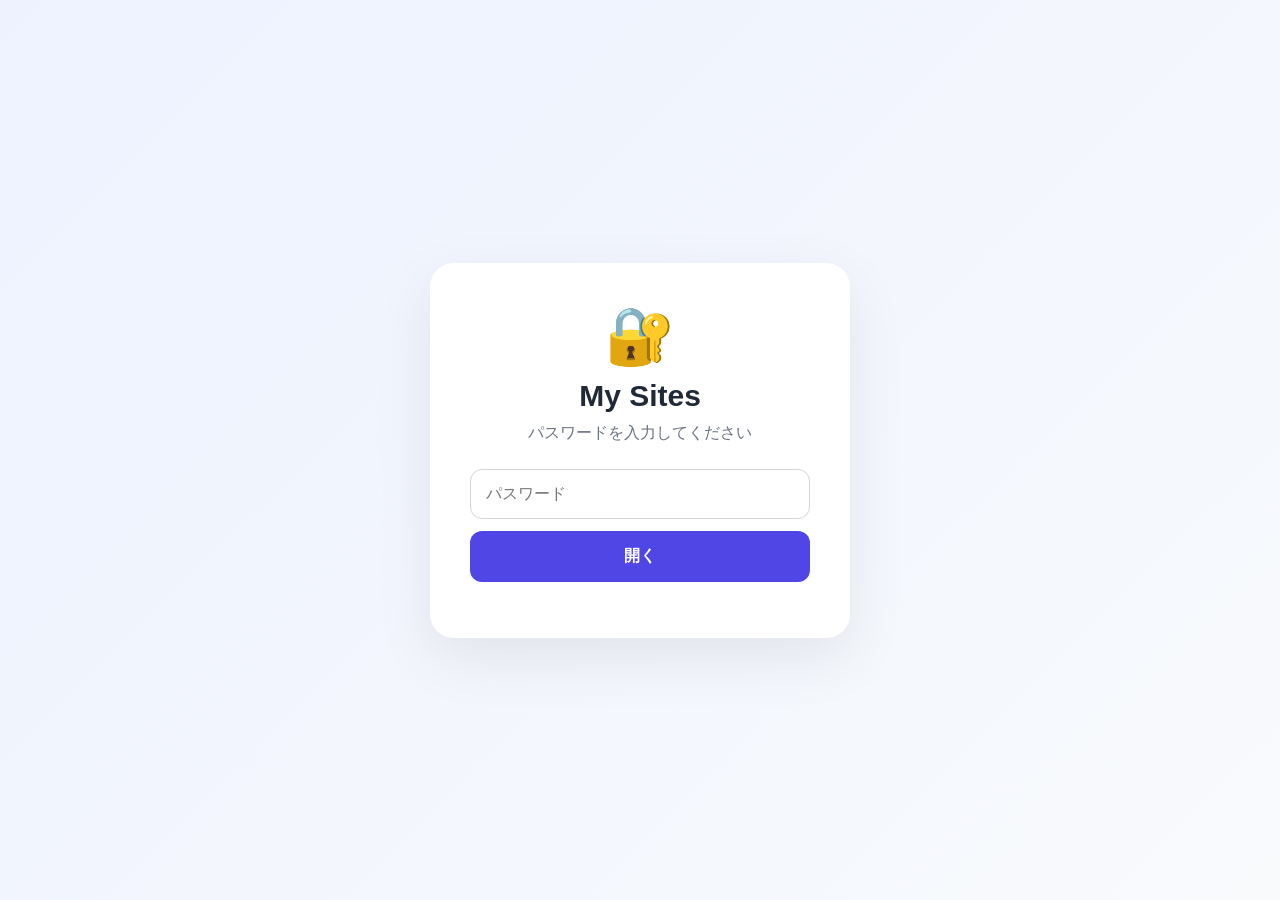
<file: index.html>
<!doctype html>
<html lang="ja">
  <head>
    <meta charset="UTF-8" />

    <meta name="viewport" content="width=device-width, initial-scale=1.0" />

    <title>My Sites</title>

    <link rel="stylesheet" href="style.css" />
  </head>

  <body>
    <!-- =========================
         ログイン画面
    ========================== -->

    <main id="loginScreen" class="screen">
      <div class="login-card">
        <div class="lock-icon">🔐</div>

        <h1>My Sites</h1>

        <p class="subtitle">パスワードを入力してください</p>

        <form id="loginForm">
          <input
            id="passwordInput"
            type="password"
            placeholder="パスワード"
            autocomplete="current-password"
            required
          />

          <button type="submit">開く</button>
        </form>

        <p id="loginMessage" class="message"></p>
      </div>
    </main>

    <!-- =========================
         サイト一覧
    ========================== -->

    <main id="siteScreen" class="screen hidden">
      <header class="header">
        <div>
          <h1>🌐 My Sites</h1>

          <p>サイト一覧</p>
        </div>

        <button id="logoutButton" class="logout-button">🔒 ロック</button>
      </header>

      <section id="siteList" class="site-list"></section>

      <p id="siteMessage" class="message"></p>
    </main>

    <script src="script.js"></script>
  </body>
</html>
</file>
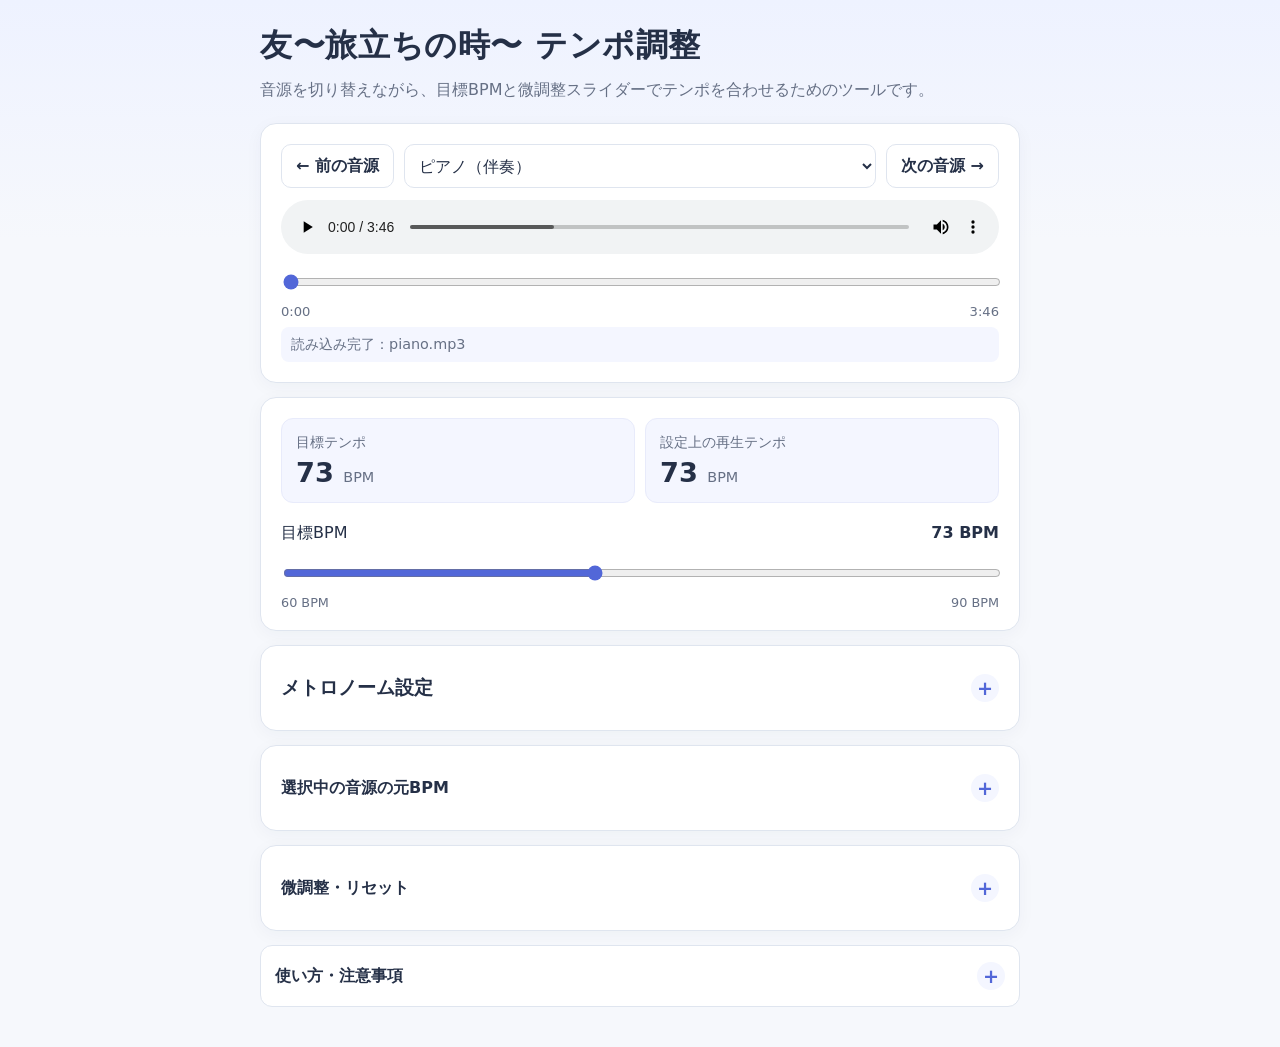
<file: chorus/index.html>
<!doctype html>
<html lang="ja">
  <head>
    <meta charset="UTF-8" />
    <meta name="viewport" content="width=device-width, initial-scale=1" />
    <title>友〜旅立ちの時〜 テンポ調整</title>
    <style>
      :root {
        color-scheme: light;
        --ink: #253047;
        --muted: #667085;
        --line: #dfe5ef;
        --accent: #5267d8;
        --soft: #f4f6ff;
      }
      * {
        box-sizing: border-box;
      }
      body {
        margin: 0;
        padding: 24px 14px 40px;
        background: #f6f8fc;
        color: var(--ink);
        font-family:
          system-ui,
          -apple-system,
          "Hiragino Kaku Gothic ProN",
          Meiryo,
          sans-serif;
      }
      main {
        max-width: 760px;
        margin: 0 auto;
      }
      h1 {
        font-size: clamp(1.35rem, 4vw, 2rem);
        margin: 0 0 8px;
      }
      .intro {
        color: var(--muted);
        line-height: 1.7;
        margin: 0 0 20px;
      }
      section {
        background: white;
        border: 1px solid var(--line);
        border-radius: 16px;
        padding: 18px;
        margin: 14px 0;
        box-shadow: 0 4px 18px #2530470a;
      }
      .row {
        display: flex;
        align-items: center;
        gap: 10px;
        flex-wrap: wrap;
      }
      button,
      select,
      input[type="number"] {
        font: inherit;
      }
      button {
        border: 1px solid var(--line);
        border-radius: 10px;
        padding: 10px 14px;
        background: white;
        cursor: pointer;
        color: var(--ink);
      }
      button.primary {
        background: var(--accent);
        border-color: var(--accent);
        color: white;
      }
      select {
        min-width: 180px;
        flex: 1;
        padding: 10px;
        border: 1px solid var(--line);
        border-radius: 10px;
        background: white;
        color: var(--ink);
      }
      audio {
        width: 100%;
        margin: 12px 0 2px;
      }
      .metric {
        display: grid;
        grid-template-columns: repeat(2, minmax(0, 1fr));
        gap: 10px;
      }
      .metric > div {
        background: var(--soft);
        padding: 14px;
        border-radius: 12px;
      }
      .label {
        display: block;
        font-size: 0.9rem;
        color: var(--muted);
        margin-bottom: 5px;
      }
      .big {
        font-size: 1.7rem;
        font-weight: 750;
        font-variant-numeric: tabular-nums;
      }
      .unit {
        font-size: 0.9rem;
        font-weight: 500;
        color: var(--muted);
      }
      .control-head {
        display: flex;
        justify-content: space-between;
        gap: 10px;
        align-items: baseline;
        margin-bottom: 8px;
      }
      input[type="range"] {
        width: 100%;
        accent-color: var(--accent);
        cursor: pointer;
      }
      .range-ends {
        display: flex;
        justify-content: space-between;
        font-size: 0.8rem;
        color: var(--muted);
      }
      .number-wrap {
        display: flex;
        align-items: center;
        gap: 8px;
        margin-top: 10px;
      }
      input[type="number"] {
        width: 100px;
        padding: 8px;
        border: 1px solid var(--line);
        border-radius: 8px;
      }
      .note {
        background: #fff8e7;
        border: 1px solid #f3dfaa;
        color: #684d13;
        padding: 12px 14px;
        border-radius: 10px;
        line-height: 1.65;
        font-size: 0.9rem;
      }
      .status {
        color: var(--muted);
        font-size: 0.9rem;
        min-height: 1.4em;
        margin-top: 8px;
      }
      body {
        background: linear-gradient(180deg, #eef2ff 0, #f6f8fc 240px);
      }
      h1 {
        letter-spacing: 0.02em;
      }
      section {
        padding: 20px;
        transition: box-shadow 0.2s ease;
      }
      section:focus-within {
        box-shadow: 0 6px 22px #25304712;
      }
      button,
      select,
      input[type="number"] {
        min-height: 44px;
      }
      button {
        font-weight: 600;
        transition:
          background-color 0.15s ease,
          border-color 0.15s ease,
          transform 0.15s ease;
      }
      button:hover {
        background: #f4f6ff;
        border-color: #c5ccef;
      }
      button:active {
        transform: translateY(1px);
      }
      button:focus-visible,
      select:focus-visible,
      input:focus-visible {
        outline: 3px solid #5267d855;
        outline-offset: 2px;
      }
      audio {
        display: block;
      }
      .seek-control {
        margin-top: 8px;
      }
      .seek-control input {
        width: 100%;
        accent-color: var(--accent);
        cursor: pointer;
      }
      .seek-control input:disabled {
        cursor: not-allowed;
        opacity: 0.55;
      }
      .seek-times {
        display: flex;
        justify-content: space-between;
        color: var(--muted);
        font-size: 0.82rem;
        font-variant-numeric: tabular-nums;
      }
      .metric > div {
        border: 1px solid #e8ebfb;
      }
      .control-head {
        line-height: 1.5;
      }
      input[type="range"] {
        min-height: 36px;
        touch-action: pan-y;
      }
      input[type="number"] {
        background: white;
        color: var(--ink);
      }
      #status {
        padding: 8px 10px;
        border-radius: 8px;
        background: var(--soft);
      }
      .metronome-controls {
        display: flex;
        align-items: center;
        gap: 16px;
        flex-wrap: wrap;
      }
      .metro-tempo {
        margin: 18px 0;
      }
      .sync-option {
        display: flex;
        align-items: center;
        gap: 8px;
        margin-top: 10px;
        color: var(--muted);
      }
      .sync-option input {
        width: 18px;
        height: 18px;
        accent-color: var(--accent);
      }
      .meter-pattern {
        margin-top: 18px;
      }
      .meter-pattern .number-wrap {
        margin-top: 8px;
      }
      #meterPattern {
        width: 130px;
        min-height: 44px;
        padding: 8px 10px;
        border: 1px solid var(--line);
        border-radius: 8px;
        color: var(--ink);
        font: inherit;
      }
      .meter-preview {
        display: flex;
        align-items: flex-end;
        flex-wrap: wrap;
        gap: 12px;
        margin-top: 16px;
      }
      .bar-group {
        padding: 7px 9px 9px;
        border: 1px solid var(--line);
        border-radius: 12px;
        background: #f8f9ff;
      }
      .bar-label {
        display: block;
        margin-bottom: 6px;
        color: var(--muted);
        font-size: 0.72rem;
        text-align: center;
      }
      .bar-beats {
        display: flex;
        gap: 6px;
      }
      #startMetronome {
        min-width: 150px;
        background: var(--accent);
        border-color: var(--accent);
        color: white;
      }
      #startMetronome:hover {
        background: #4054c2;
        border-color: #4054c2;
      }
      .beat-count {
        display: flex;
        gap: 8px;
      }
      .beat-count span {
        display: grid;
        width: 42px;
        height: 42px;
        place-items: center;
        border: 1px solid var(--line);
        border-radius: 50%;
        background: #fff;
        color: var(--muted);
        font-size: 1.1rem;
        font-weight: 700;
        font-variant-numeric: tabular-nums;
        transition:
          background-color 0.08s ease,
          color 0.08s ease,
          transform 0.08s ease;
      }
      .beat-count span.active {
        transform: scale(1.12);
        border-color: var(--accent);
        background: var(--accent);
        color: white;
      }
      .beat-count span.bar-first-beat.active {
        border-color: #e58b2a;
        background: #e58b2a;
      }
      details summary {
        display: flex;
        min-height: 44px;
        align-items: center;
        justify-content: space-between;
        gap: 12px;
        cursor: pointer;
        font-weight: 650;
        list-style: none;
      }
      .metronome-details > summary {
        font-size: 1.2rem;
      }
      details summary::-webkit-details-marker {
        display: none;
      }
      details summary::after {
        content: "+";
        display: grid;
        width: 28px;
        height: 28px;
        flex: 0 0 28px;
        place-items: center;
        border-radius: 50%;
        background: var(--soft);
        color: var(--accent);
        font-size: 1.2rem;
      }
      details[open] summary::after {
        content: "−";
      }
      details summary:focus-visible {
        outline: 3px solid #5267d855;
        outline-offset: 3px;
        border-radius: 6px;
      }
      .details-content {
        padding-top: 12px;
      }
      .note-details {
        margin-top: 14px;
        padding: 8px 14px;
        border: 1px solid var(--line);
        border-radius: 12px;
        background: white;
      }
      .note-details .note {
        margin-bottom: 8px;
      }
      @media (prefers-reduced-motion: reduce) {
        *,
        *::before,
        *::after {
          scroll-behavior: auto !important;
          transition: none !important;
        }
      }
      @media (max-width: 480px) {
        section {
          padding: 14px;
        }
        .metric {
          grid-template-columns: 1fr;
        }
        .big {
          font-size: 1.4rem;
        }
        section:first-of-type .row {
          display: grid;
          grid-template-columns: 1fr 1fr;
          grid-template-areas:
            "select select"
            "previous next";
        }
        #trackSelect {
          grid-area: select;
          width: 100%;
        }
        #previousTrack {
          grid-area: previous;
        }
        #nextTrack {
          grid-area: next;
        }
        .control-head {
          align-items: flex-start;
        }
      }
    </style>
  </head>
  <body>
    <main>
      <h1>友〜旅立ちの時〜 テンポ調整</h1>
      <p class="intro">
        音源を切り替えながら、目標BPMと微調整スライダーでテンポを合わせるためのツールです。
      </p>

      <section>
        <div class="row">
          <button id="previousTrack" type="button">← 前の音源</button>
          <select id="trackSelect" aria-label="音源を選択">
            <option value="piano.mp3" data-native-bpm="86">
              ピアノ（伴奏）
            </option>
            <option value="soprano.mp3" data-native-bpm="83">ソプラノ</option>
            <option value="alto.mp3" data-native-bpm="83">アルト</option>
            <option value="boys.mp3" data-native-bpm="83">男声</option>
            <option value="all.mp3" data-native-bpm="81">全体</option>
            <option value="anatahe_all.mp3" data-native-bpm="80">あなたへ全体</option>
            <option value="anatahe_boys.mp3" data-native-bpm="80">あなたへ男声</option>
          </select>
          <button id="nextTrack" type="button">次の音源 →</button>
        </div>
        <audio id="myAudio" src="piano.mp3" controls preload="metadata"></audio>
        <div class="seek-control">
          <input
            id="seekSlider"
            type="range"
            min="0"
            max="1000"
            value="0"
            aria-label="再生位置"
            aria-valuetext="0:00 / 0:00"
            disabled
          />
          <div class="seek-times" aria-hidden="true">
            <span id="currentTimeText">0:00</span>
            <span id="durationText">0:00</span>
          </div>
        </div>
        <div id="status" class="status" role="status">
          音源を読み込んでいます。
        </div>
      </section>

      <section>
        <div class="metric">
          <div>
            <span class="label">目標テンポ</span
            ><span class="big"
              ><span id="targetBpmText">73</span>
              <span class="unit">BPM</span></span
            >
          </div>
          <div>
            <span class="label">設定上の再生テンポ</span
            ><span class="big"
              ><span id="currentBpm">73</span>
              <span class="unit">BPM</span></span
            >
          </div>
        </div>
        <div style="margin-top: 18px">
          <div class="control-head">
            <label for="targetSlider">目標BPM</label
            ><strong><span id="targetSliderValue">73</span> BPM</strong>
          </div>
          <input
            id="targetSlider"
            type="range"
            min="60"
            max="90"
            step="1"
            value="73"
          />
          <div class="range-ends"><span>60 BPM</span><span>90 BPM</span></div>
        </div>
      </section>

      <section>
        <details class="metronome-details">
          <summary id="metronomeTitle">メトロノーム設定</summary>
          <div class="details-content">
            <div class="metronome-controls">
              <button id="startMetronome" type="button" aria-pressed="false">
                メトロノーム開始
              </button>
            </div>
            <div class="metro-tempo">
              <div class="control-head">
                <label for="metronomeTempo">メトロノームの速さ</label>
                <strong><span id="metronomeTempoValue">73</span> BPM</strong>
              </div>
              <input
                id="metronomeTempo"
                type="range"
                min="40"
                max="180"
                step="1"
                value="73"
              />
              <div class="range-ends">
                <span>40 BPM</span><span>180 BPM</span>
              </div>
              <label class="sync-option" for="followSongTempo">
                <input id="followSongTempo" type="checkbox" checked />
                曲のテンポに連動
              </label>
            </div>
            <div class="meter-pattern">
              <label for="meterPattern"><strong>小節ごとの拍数</strong></label>
              <p class="status">
                例：4,2,4 →「1・2・3・4／1・2／1・2・3・4」を繰り返します。
              </p>
              <div class="number-wrap">
                <input
                  id="meterPattern"
                  type="text"
                  value="4,2,4"
                  inputmode="numeric"
                  aria-label="小節ごとの拍数"
                />
                <button id="applyMeterPattern" type="button">
                  リズムを適用
                </button>
              </div>
            </div>
            <div
              id="meterPreview"
              class="meter-preview"
              aria-label="設定した小節と拍の並び"
            ></div>
            <p
              id="metronomeStatus"
              class="status"
              role="status"
              aria-live="polite"
            >
              1拍目を強く鳴らします。
            </p>
          </div>
        </details>
      </section>

      <section>
        <details>
          <summary>選択中の音源の元BPM</summary>
          <div class="details-content">
            <div class="control-head">
              <span>設定済みの元BPM</span>
              <strong><span id="nativeBpmLabel">82</span> BPM</strong>
            </div>
            <p class="status">
              元BPMを変更する場合は、音源一覧の各項目にある
              <code>data-native-bpm</code> の値を編集してください。
            </p>
          </div>
        </details>
      </section>

      <section>
        <details>
          <summary>微調整・リセット</summary>
          <div class="details-content">
            <div class="control-head">
              <label for="fineSlider">微調整（目標BPMに対する倍率）</label
              ><strong><span id="fineValue">1.00</span> 倍</strong>
            </div>
            <input
              id="fineSlider"
              type="range"
              min="0.85"
              max="1.15"
              step="0.005"
              value="1"
            />
            <div class="range-ends">
              <span>少し遅く</span><span>少し速く</span>
            </div>
            <div class="row" style="margin-top: 12px">
              <button id="resetFine" type="button">微調整をリセット</button>
            </div>
          </div>
        </details>
      </section>

      <details class="note-details">
        <summary>使い方・注意事項</summary>
        <p class="note">
          <strong>大事：</strong
          >このツールは入力した「元BPM」をもとに再生速度を計算します。元BPMが正確でなければ、表示BPMも実際の拍とはずれます。また、通常の音声再生速度変更なので、速度を変えると音程も変わります。音源ファイル（piano.mp3
          / soprano.mp3 / alto.mp3 / boys.mp3 /
          all.mp3）は、このHTMLと同じフォルダに置いてください。
        </p>
      </details>
    </main>
    <script>
      const audio = document.getElementById("myAudio");
      const seekSlider = document.getElementById("seekSlider");
      const currentTimeText = document.getElementById("currentTimeText");
      const durationText = document.getElementById("durationText");
      const trackSelect = document.getElementById("trackSelect");
      const targetSlider = document.getElementById("targetSlider");
      const fineSlider = document.getElementById("fineSlider");
      const status = document.getElementById("status");
      const metronomeButton = document.getElementById("startMetronome");
      const metronomeStatus = document.getElementById("metronomeStatus");
      const metronomeTempoSlider = document.getElementById("metronomeTempo");
      const metronomeTempoValue = document.getElementById(
        "metronomeTempoValue",
      );
      const followSongTempo = document.getElementById("followSongTempo");
      const meterPatternInput = document.getElementById("meterPattern");
      const meterPreview = document.getElementById("meterPreview");
      let metronomeAudioContext;
      let metronomeTimer = null;
      let metronomeRunning = false;
      let metronomeBars = [4, 2, 4];
      let beatIndicators = [];
      let metronomeBarIndex = 0;
      let metronomeBeat = 0;
      let nextMetronomeBeatTime = 0;

      function currentFilename() {
        return trackSelect.value;
      }

      function formatTime(seconds) {
        if (!Number.isFinite(seconds) || seconds < 0) return "0:00";
        const minutes = Math.floor(seconds / 60);
        const remainingSeconds = Math.floor(seconds % 60);
        return `${minutes}:${String(remainingSeconds).padStart(2, "0")}`;
      }

      function updateSeekUI() {
        const duration = audio.duration;
        const hasDuration = Number.isFinite(duration) && duration > 0;
        seekSlider.disabled = !hasDuration;
        currentTimeText.textContent = formatTime(audio.currentTime);
        durationText.textContent = formatTime(duration);
        if (hasDuration && !seekSlider.matches(":active")) {
          seekSlider.value = String(
            Math.round((audio.currentTime / duration) * 1000),
          );
        }
        seekSlider.setAttribute(
          "aria-valuetext",
          `${formatTime(audio.currentTime)} / ${formatTime(duration)}`,
        );
      }
      function nativeBpm(filename) {
        const option = [...trackSelect.options].find(
          (item) => item.value === filename,
        );
        return Number(option?.dataset.nativeBpm) || 76;
      }

      function updatePlayback() {
        const target = Number(targetSlider.value);
        const native = nativeBpm(currentFilename());
        const fine = Number(fineSlider.value);
        const correctionRate = (target / native) * fine;
        audio.playbackRate = correctionRate;

        document.getElementById("targetBpmText").textContent = target;
        document.getElementById("targetSliderValue").textContent = target;
        document.getElementById("nativeBpmLabel").textContent = native;
        document.getElementById("fineValue").textContent = fine
          .toFixed(3)
          .replace(/0+$/, "")
          .replace(/\.$/, "");
        document.getElementById("currentBpm").textContent = Math.round(
          target * fine,
        );
        status.textContent = `再生速度 ${correctionRate.toFixed(3)} 倍（元BPM ${native} → 設定上 約${Math.round(target * fine)} BPM）`;
      }

      function currentTempo() {
        return Number(targetSlider.value) * Number(fineSlider.value);
      }

      function selectedMetronomeTempo() {
        return followSongTempo.checked
          ? currentTempo()
          : Number(metronomeTempoSlider.value);
      }

      function describeMeterPattern() {
        return metronomeBars.map((beats) => `${beats}拍`).join(" → ");
      }

      function updateMetronomeTempoUI() {
        if (followSongTempo.checked) {
          metronomeTempoSlider.value = String(Math.round(currentTempo()));
        }
        metronomeTempoSlider.disabled = followSongTempo.checked;
        metronomeTempoValue.textContent = String(
          Math.round(selectedMetronomeTempo()),
        );
        updateMetronomeStatus();
      }

      function updateMetronomeStatus() {
        if (metronomeRunning) {
          metronomeStatus.textContent = `${describeMeterPattern()} を繰り返し中・${Math.round(selectedMetronomeTempo())} BPM`;
        }
      }

      function renderMeterPattern() {
        meterPreview.replaceChildren();
        beatIndicators = [];
        metronomeBars.forEach((beats, barIndex) => {
          const bar = document.createElement("div");
          bar.className = "bar-group";
          const label = document.createElement("span");
          label.className = "bar-label";
          label.textContent = `${barIndex + 1}小節目`;
          const beatRow = document.createElement("div");
          beatRow.className = "bar-beats beat-count";

          for (let beat = 0; beat < beats; beat += 1) {
            const indicator = document.createElement("span");
            indicator.textContent = String(beat + 1);
            if (beat === 0) indicator.classList.add("bar-first-beat");
            beatRow.append(indicator);
            beatIndicators.push({ element: indicator, barIndex, beat });
          }

          bar.append(label, beatRow);
          meterPreview.append(bar);
        });
      }

      function applyMeterPattern() {
        const values = meterPatternInput.value
          .split(/[,，、\s]+/)
          .filter(Boolean)
          .map(Number);
        if (
          values.length < 1 ||
          values.length > 128 ||
          values.some(
            (beats) => !Number.isInteger(beats) || beats < 1 || beats > 12,
          )
        ) {
          metronomeStatus.textContent =
            "拍数は1〜12の整数を、カンマ区切りで最大128小節まで入力してください。";
          return;
        }

        const wasRunning = metronomeRunning;
        if (wasRunning) stopMetronome();
        metronomeBars = values;
        meterPatternInput.value = values.join(",");
        metronomeBarIndex = 0;
        metronomeBeat = 0;
        renderMeterPattern();
        metronomeStatus.textContent = `${describeMeterPattern()} を設定しました。`;
        if (wasRunning) {
          startMetronome().catch((error) => {
            console.error("メトロノームを再開できませんでした", error);
            metronomeStatus.textContent =
              "メトロノームを再開できませんでした。";
          });
        }
      }

      function scheduleMetronomeBeat(when, barIndex, beat) {
        const accent = beat === 0;
        const oscillator = metronomeAudioContext.createOscillator();
        const gain = metronomeAudioContext.createGain();
        oscillator.frequency.value = accent ? 1100 : 800;
        gain.gain.setValueAtTime(0.0001, when);
        gain.gain.exponentialRampToValueAtTime(0.7, when + 0.004);
        gain.gain.exponentialRampToValueAtTime(0.0001, when + 0.055);
        oscillator.connect(gain);
        gain.connect(metronomeAudioContext.destination);
        oscillator.start(when);
        oscillator.stop(when + 0.06);

        const delay = Math.max(
          0,
          (when - metronomeAudioContext.currentTime) * 1000,
        );
        window.setTimeout(() => {
          if (!metronomeRunning) return;
          beatIndicators.forEach((indicator) => {
            indicator.element.classList.toggle(
              "active",
              indicator.barIndex === barIndex && indicator.beat === beat,
            );
          });
        }, delay);
      }

      function runMetronomeScheduler() {
        if (!metronomeRunning) return;
        const scheduleUntil = metronomeAudioContext.currentTime + 0.1;
        while (nextMetronomeBeatTime < scheduleUntil) {
          scheduleMetronomeBeat(
            nextMetronomeBeatTime,
            metronomeBarIndex,
            metronomeBeat,
          );
          nextMetronomeBeatTime += 60 / selectedMetronomeTempo();
          metronomeBeat += 1;
          if (metronomeBeat >= metronomeBars[metronomeBarIndex]) {
            metronomeBeat = 0;
            metronomeBarIndex = (metronomeBarIndex + 1) % metronomeBars.length;
          }
        }
        metronomeTimer = window.setTimeout(runMetronomeScheduler, 25);
      }

      async function startMetronome() {
        const AudioContextClass =
          window.AudioContext || window.webkitAudioContext;
        if (!AudioContextClass) {
          metronomeStatus.textContent =
            "このブラウザーはメトロノームに対応していません。";
          return;
        }
        metronomeAudioContext ??= new AudioContextClass();
        await metronomeAudioContext.resume();
        metronomeRunning = true;
        metronomeBarIndex = 0;
        metronomeBeat = 0;
        nextMetronomeBeatTime = metronomeAudioContext.currentTime + 0.05;
        metronomeButton.textContent = "メトロノーム停止";
        metronomeButton.setAttribute("aria-pressed", "true");
        updateMetronomeStatus();
        runMetronomeScheduler();
      }

      function stopMetronome() {
        metronomeRunning = false;
        window.clearTimeout(metronomeTimer);
        beatIndicators.forEach((indicator) =>
          indicator.element.classList.remove("active"),
        );
        metronomeButton.textContent = "メトロノーム開始";
        metronomeButton.setAttribute("aria-pressed", "false");
        metronomeStatus.textContent = "メトロノームを停止しました。";
      }

      metronomeButton.addEventListener("click", () => {
        if (metronomeRunning) stopMetronome();
        else
          startMetronome().catch((error) => {
            console.error("メトロノームを開始できませんでした", error);
            metronomeStatus.textContent =
              "メトロノームを開始できませんでした。";
          });
      });
      metronomeTempoSlider.addEventListener("input", () => {
        metronomeTempoValue.textContent = metronomeTempoSlider.value;
        updateMetronomeStatus();
      });
      followSongTempo.addEventListener("change", updateMetronomeTempoUI);
      document
        .getElementById("applyMeterPattern")
        .addEventListener("click", applyMeterPattern);
      meterPatternInput.addEventListener("keydown", (event) => {
        if (event.key === "Enter") applyMeterPattern();
      });
      renderMeterPattern();
      updateMetronomeTempoUI();

      seekSlider.addEventListener("input", () => {
        if (Number.isFinite(audio.duration) && audio.duration > 0) {
          audio.currentTime =
            (Number(seekSlider.value) / 1000) * audio.duration;
          updateSeekUI();
        }
      });
      audio.addEventListener("timeupdate", updateSeekUI);
      audio.addEventListener("loadedmetadata", updateSeekUI);
      audio.addEventListener("durationchange", updateSeekUI);
      audio.addEventListener("emptied", updateSeekUI);

      function selectTrack(filename) {
        const wasPlaying = !audio.paused;
        audio.src = filename;
        audio.load();
        updatePlayback();
        if (wasPlaying)
          audio.play().catch(() => {
            status.textContent =
              "再生できませんでした。再生ボタンを押してください。";
          });
      }

      function changeTrack(direction) {
        const next =
          (trackSelect.selectedIndex + direction + trackSelect.options.length) %
          trackSelect.options.length;
        trackSelect.selectedIndex = next;
        selectTrack(trackSelect.value);
      }

      document
        .getElementById("previousTrack")
        .addEventListener("click", () => changeTrack(-1));
      document
        .getElementById("nextTrack")
        .addEventListener("click", () => changeTrack(1));
      trackSelect.addEventListener("change", () =>
        selectTrack(currentFilename()),
      );
      targetSlider.addEventListener("input", () => {
        updatePlayback();
        if (followSongTempo.checked) updateMetronomeTempoUI();
      });
      fineSlider.addEventListener("input", () => {
        updatePlayback();
        if (followSongTempo.checked) updateMetronomeTempoUI();
      });
      document.getElementById("resetFine").addEventListener("click", () => {
        fineSlider.value = "1";
        updatePlayback();
      });
      audio.addEventListener("error", () => {
        status.textContent = `音源を読み込めません：${currentFilename()}。HTMLと同じフォルダにファイルがあるか確認してください。`;
      });
      audio.addEventListener("loadedmetadata", () => {
        status.textContent = `読み込み完了：${currentFilename()}`;
      });

      updateSeekUI();
      updatePlayback();
    </script>
  </body>
</html>
</file>
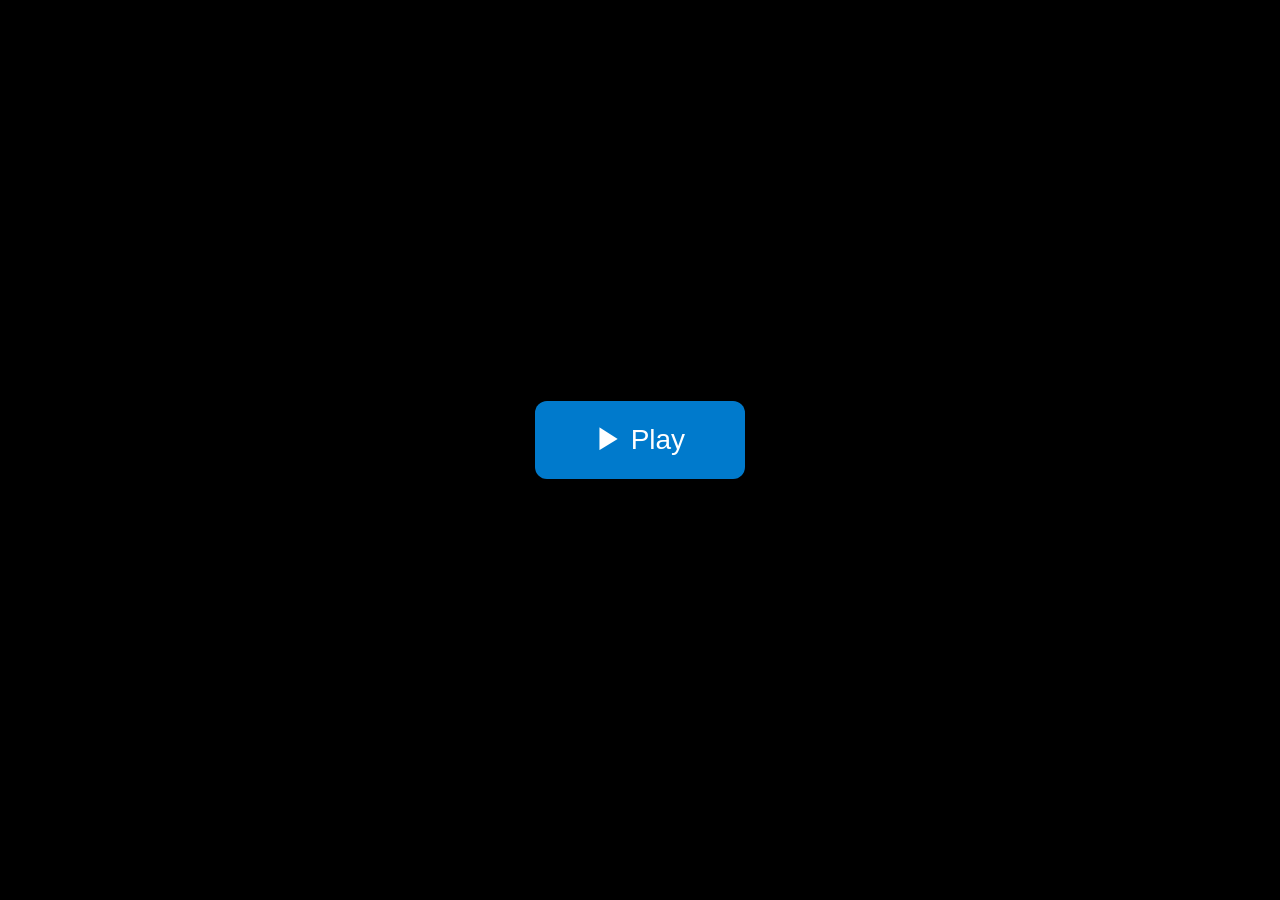
<file: syobon/index.html>
<!doctype html>
<html lang="ja">
  <head>
    <meta charset="utf-8" />
    <title>しょぼんのアクション</title>
    <meta name="robots" content="noindex,follow" />
    <style>
      html,
      body {
        margin: 0;
        padding: 0;
        background: #000;
        width: 100%;
        height: 100%;
        overflow: hidden;
        display: flex;
        flex-direction: column;
        justify-content: center;
        align-items: center;
      }
      canvas {
        display: none;
        background: #000;
        width: 800px;
        height: 700px;
        outline: none;
      }
      #play-button {
        display: inline-block;
        padding: 20px 60px;
        font-size: 28px;
        background: #007acc;
        color: white;
        border: none;
        border-radius: 12px;
        cursor: pointer;
        margin-bottom: 20px;
      }
    </style>
    <link rel="canonical" href="https://game16.net/burage/act/cat-mario/" />
  </head>
  <body>
    <button id="play-button">&#9654; Play</button>
    <canvas id="canvas" width="800" height="700" tabindex="0"></canvas>

    <script>
      // ページロード後にボタン強制表示（iframeでも確実に表示）
      window.onload = function () {
        const playButton = document.getElementById("play-button");
        playButton.style.display = "inline-block";
      };

      document.getElementById("play-button").addEventListener("click", () => {
        const canvas = document.getElementById("canvas");
        const playButton = document.getElementById("play-button");

        playButton.style.display = "none";
        canvas.style.display = "block";
        canvas.focus();

        window.Module = {
          canvas: canvas,
          locateFile: function (path) {
            return path;
          },
          onRuntimeInitialized: function () {
            canvas.focus();
            // Enterキー送信は不要。ユーザーに押してもらう設計。
          },
        };

        const script = document.createElement("script");
        script.src = "emi.min.js";
        document.body.appendChild(script);
      });
    </script>
  </body>
</html>
</file>
<file: style.css>
* {
  box-sizing: border-box;
}

body {
  margin: 0;

  min-height: 100vh;

  font-family: -apple-system, BlinkMacSystemFont, "Segoe UI", sans-serif;

  background: linear-gradient(135deg, #eef2ff, #f8fafc);

  color: #1f2937;
}

/* =========================
   共通
========================= */

.screen {
  min-height: 100vh;

  padding: 30px 20px;
}

.hidden {
  display: none !important;
}

/* =========================
   ログイン
========================= */

#loginScreen {
  display: flex;

  justify-content: center;

  align-items: center;
}

.login-card {
  width: 100%;

  max-width: 420px;

  padding: 40px;

  background: white;

  border-radius: 24px;

  box-shadow: 0 20px 60px rgba(0, 0, 0, 0.08);

  text-align: center;
}

.lock-icon {
  font-size: 56px;

  margin-bottom: 10px;
}

.login-card h1 {
  margin: 0;

  font-size: 30px;
}

.subtitle {
  margin-top: 10px;

  margin-bottom: 25px;

  color: #6b7280;
}

/* =========================
   入力
========================= */

#passwordInput {
  width: 100%;

  padding: 15px;

  border: 1px solid #d1d5db;

  border-radius: 12px;

  font-size: 16px;

  outline: none;
}

#passwordInput:focus {
  border-color: #6366f1;

  box-shadow: 0 0 0 3px rgba(99, 102, 241, 0.12);
}

/* =========================
   ボタン
========================= */

#loginForm button {
  width: 100%;

  margin-top: 12px;

  padding: 15px;

  border: none;

  border-radius: 12px;

  background: #4f46e5;

  color: white;

  font-size: 16px;

  font-weight: bold;

  cursor: pointer;
}

#loginForm button:hover {
  opacity: 0.9;
}

#loginForm button:disabled {
  opacity: 0.6;

  cursor: wait;
}

/* =========================
   ヘッダー
========================= */

.header {
  max-width: 1000px;

  margin: 0 auto 30px;

  display: flex;

  justify-content: space-between;

  align-items: center;

  gap: 20px;
}

.header h1 {
  margin: 0;

  font-size: 30px;
}

.header p {
  margin: 6px 0 0;

  color: #6b7280;
}

.logout-button {
  border: none;

  padding: 10px 16px;

  border-radius: 10px;

  background: #111827;

  color: white;

  cursor: pointer;
}

/* =========================
   サイトカード
========================= */

.site-list {
  max-width: 1000px;

  margin: 0 auto;

  display: grid;

  grid-template-columns: repeat(3, 1fr);

  gap: 18px;
}

.site-card {
  display: block;

  padding: 24px;

  background: white;

  border-radius: 18px;

  color: inherit;

  text-decoration: none;

  box-shadow: 0 10px 30px rgba(0, 0, 0, 0.06);

  transition:
    transform 0.15s ease,
    box-shadow 0.15s ease;
}

.site-card:hover {
  transform: translateY(-4px);

  box-shadow: 0 15px 35px rgba(0, 0, 0, 0.1);
}

.site-icon {
  font-size: 40px;

  margin-bottom: 15px;
}

.site-name {
  font-size: 20px;

  font-weight: bold;

  margin-bottom: 8px;
}

.site-description {
  color: #6b7280;

  font-size: 14px;

  line-height: 1.5;
}

/* =========================
   メッセージ
========================= */

.message {
  margin-top: 15px;

  text-align: center;

  color: #dc2626;
}

/* =========================
   スマホ
========================= */

@media (max-width: 600px) {
  .screen {
    padding: 20px 15px;
  }

  .login-card {
    padding: 30px 20px;
  }

  .header {
    align-items: flex-start;

    flex-direction: column;
  }

  .header h1 {
    font-size: 25px;
  }

  .logout-button {
    width: 100%;
  }
}

.site-status {
  margin-top: 18px;

  font-size: 28px;

  font-weight: bold;

  text-align: right;
}

.status-ok {
  color: #16a34a;
}

.status-ng {
  color: #dc2626;
}

.status-unknown {
  color: #6b7280;
}
</file>
